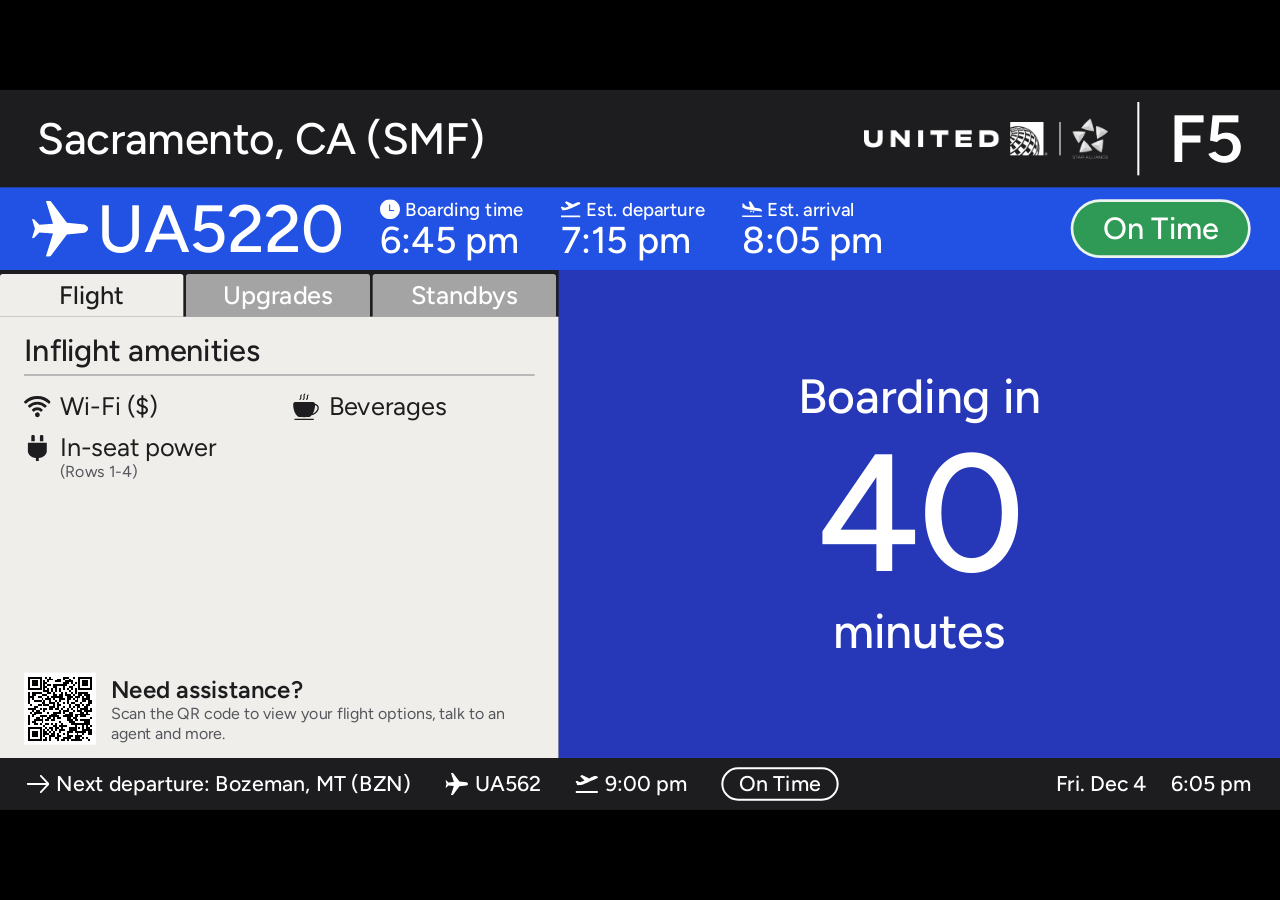
<file: index.html>
<!doctype html>
<html lang="en">
<head>
  <meta charset="utf-8">
  <meta name="viewport" content="width=device-width, initial-scale=1">
  <title>Gate Display</title>
  <link rel="preconnect" href="https://fonts.googleapis.com">
  <link rel="preconnect" href="https://fonts.gstatic.com" crossorigin>
  <link rel="stylesheet" href="https://fonts.googleapis.com/css2?family=Figtree:wght@400;500;600;700&display=swap">
  <link rel="stylesheet" href="css/display.css">
</head>
<body>
  <div id="stage">
    <header class="hdr">
      <div class="dest" id="dest"></div>
      <div class="brand" id="brand"></div>
      <div class="gate" id="gate"></div>
    </header>

    <div class="band">
      <div class="fno" id="fno"></div>
      <div class="cells" id="cells"></div>
      <div class="pill-wrap"><span class="pill" id="pill"></span></div>
    </div>

    <div class="body">
      <section class="left">
        <nav class="tabs" id="tabs">
          <span class="tab" data-tab="flight">Flight</span>
          <span class="tab" data-tab="upgrades">Upgrades</span>
          <span class="tab" data-tab="standbys">Standbys</span>
        </nav>
        <div class="panel" id="panel"></div>
      </section>
      <section class="right" id="right"></section>
    </div>

    <footer class="ftr">
      <div class="next" id="next"></div>
      <div class="dt"><span id="date"></span><span id="time"></span></div>
    </footer>
  </div>
  <div id="err" hidden></div>

  <script src="js/state.js"></script>
  <script src="js/airports.js"></script>
  <script src="js/api.js"></script>
  <script src="js/united.js"></script>
  <script src="js/feed.js"></script>
  <script src="js/icons.js"></script>
  <script src="js/display.js"></script>
</body>
</html>
</file>
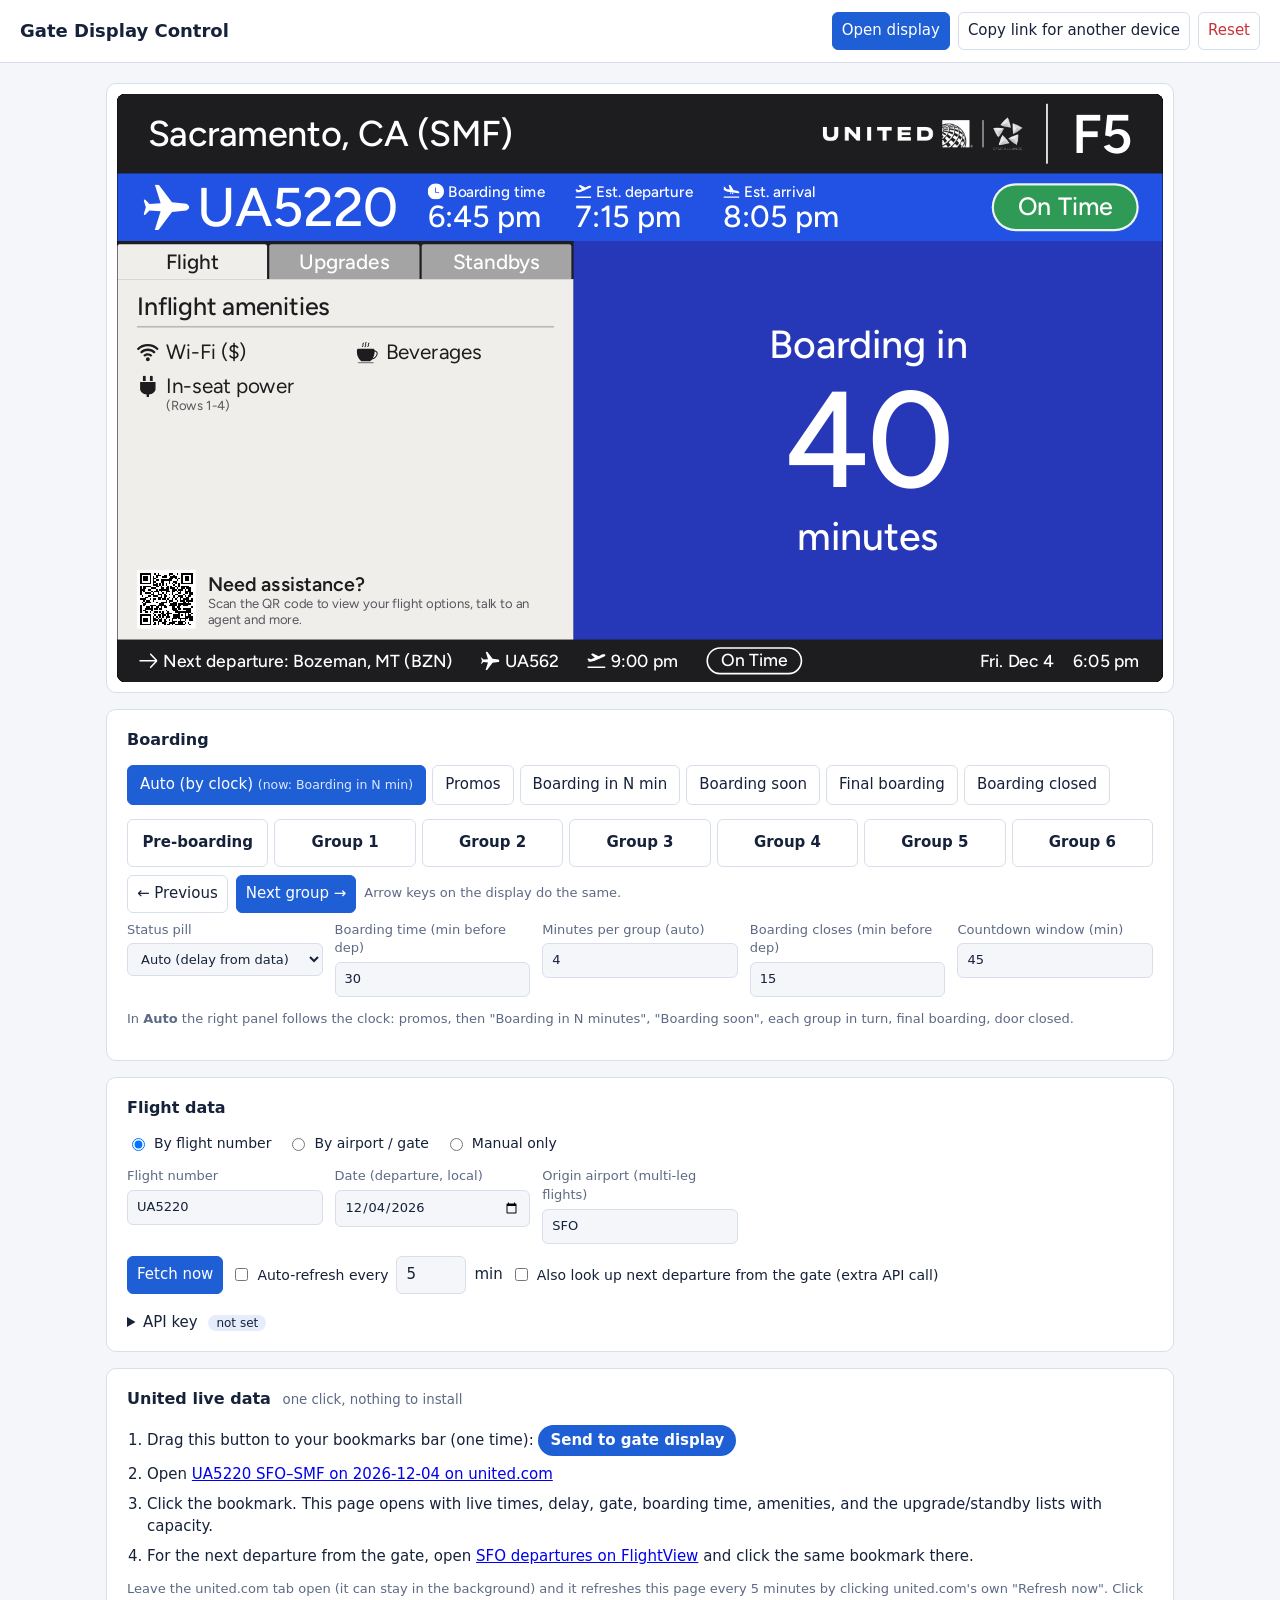
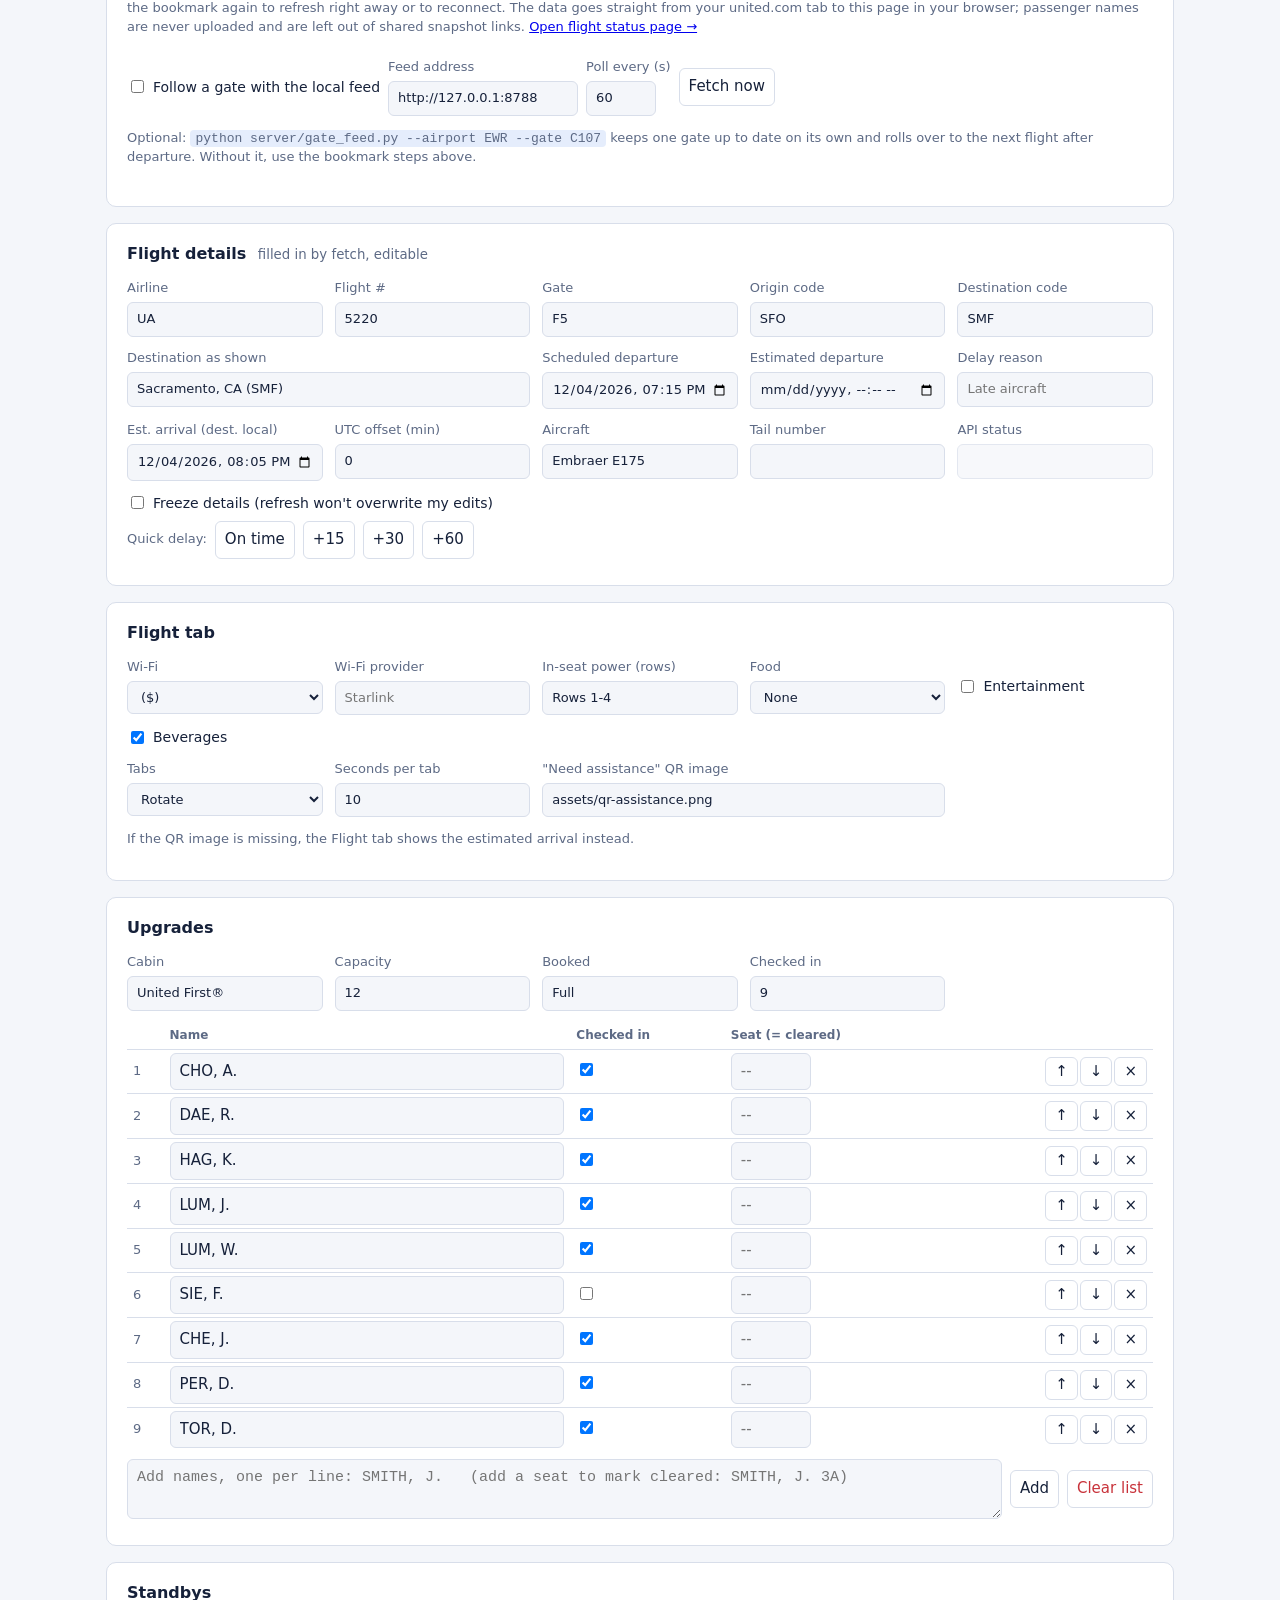
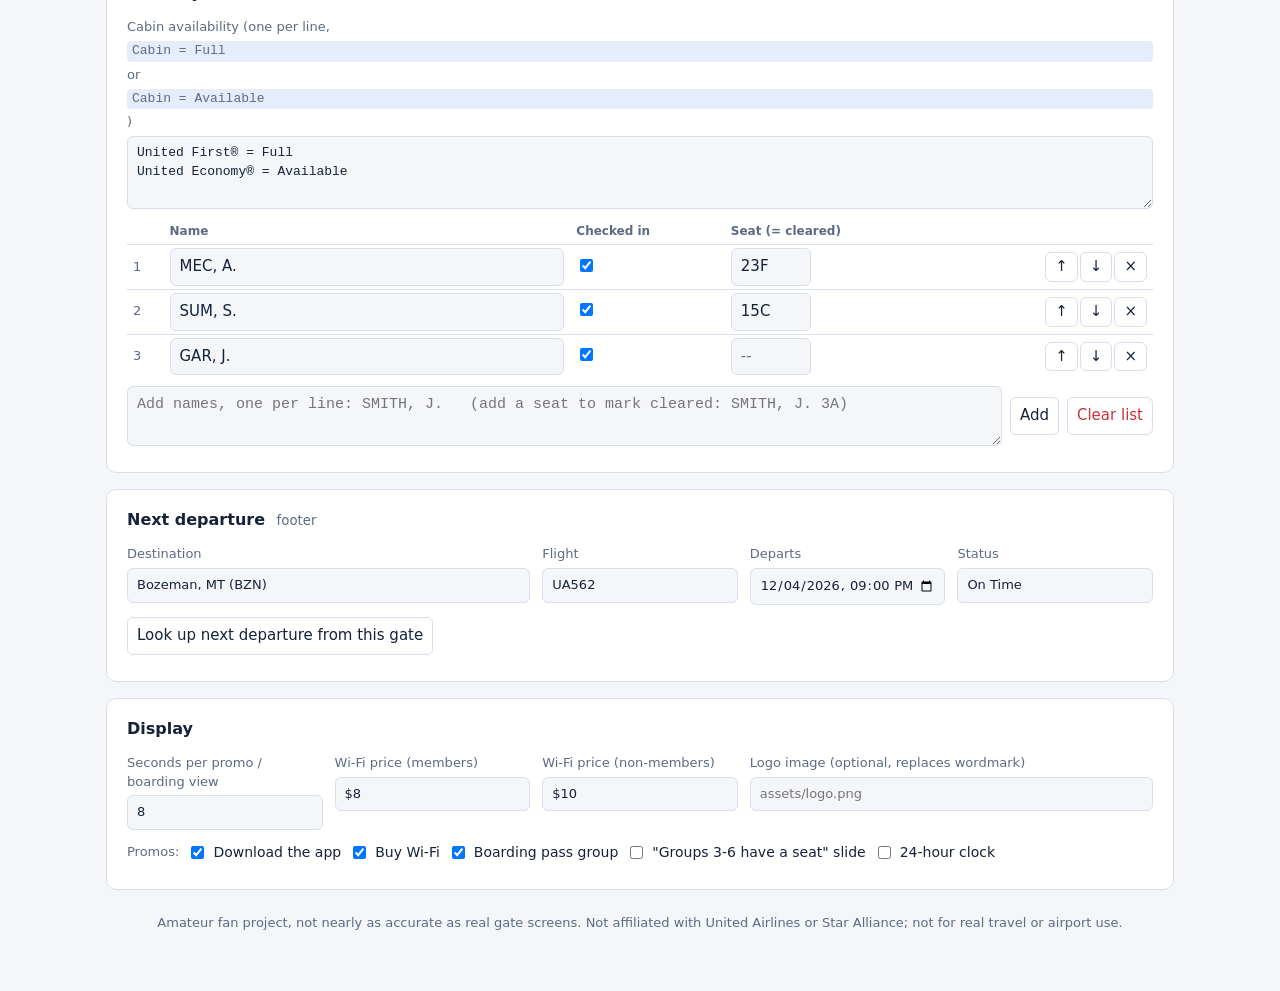
<file: control.html>
<!doctype html>
<html lang="en">
<head>
  <meta charset="utf-8">
  <meta name="viewport" content="width=device-width, initial-scale=1">
  <title>Gate Display Control</title>
  <link rel="stylesheet" href="css/control.css">
</head>
<body>
  <header class="bar">
    <h1>Gate Display Control</h1>
    <div class="bar-actions">
      <button id="openDisplay" class="primary">Open display</button>
      <button id="copyLink">Copy link for another device</button>
      <button id="reset" class="danger">Reset</button>
    </div>
  </header>

  <main>
    <section class="card preview">
      <div class="frame"><iframe id="preview" src="index.html" title="Display preview"></iframe></div>
    </section>

    <!-- ================= BOARDING (most-used, so first) ================= -->
    <section class="card">
      <h2>Boarding</h2>
      <div class="seg phases" id="phaseBtns"></div>
      <div class="groups" id="groupBtns"></div>
      <div class="row">
        <button id="prevGroup">&larr; Previous</button>
        <button id="nextGroup" class="primary">Next group &rarr;</button>
        <span class="muted">Arrow keys on the display do the same.</span>
      </div>
      <div class="grid">
        <label>Status pill
          <select data-path="boarding.pill" id="pillSel"></select>
        </label>
        <label>Boarding time (min before dep)<input type="number" min="0" data-path="boarding.leadMin"></label>
        <label>Minutes per group (auto)<input type="number" min="1" data-path="boarding.groupEveryMin"></label>
        <label>Boarding closes (min before dep)<input type="number" min="0" data-path="boarding.closeMin"></label>
        <label>Countdown window (min)<input type="number" min="0" data-path="boarding.countdownMin"></label>
      </div>
      <p class="muted">In <b>Auto</b> the right panel follows the clock: promos, then "Boarding in N minutes", "Boarding soon", each group in turn, final boarding, door closed.</p>
    </section>

    <!-- ================= DATA SOURCE ================= -->
    <section class="card">
      <h2>Flight data</h2>
      <div class="seg">
        <label><input type="radio" name="mode" value="flight" data-path="source.mode"> By flight number</label>
        <label><input type="radio" name="mode" value="airport" data-path="source.mode"> By airport / gate</label>
        <label><input type="radio" name="mode" value="manual" data-path="source.mode"> Manual only</label>
      </div>

      <div class="grid" data-show="flight">
        <label>Flight number<input data-path="source.flight" placeholder="UA1234"></label>
        <label>Date (departure, local)<input type="date" data-path="source.date"></label>
        <label>Origin airport (multi-leg flights)<input data-path="source.airport" placeholder="SFO" maxlength="3"></label>
      </div>

      <div class="grid" data-show="airport">
        <label>Airline<input data-path="source.airline" placeholder="UA" maxlength="3"></label>
        <label>Airport<input data-path="source.airport" placeholder="SFO" maxlength="3"></label>
        <label>Gate (optional)<input data-path="source.gate" placeholder="F12"></label>
        <label>Destination (optional)<input data-path="source.dest" placeholder="ORD" maxlength="3"></label>
      </div>

      <div class="row" data-show="flight airport">
        <button id="fetchBtn" class="primary">Fetch now</button>
        <label class="inline"><input type="checkbox" data-path="source.autoRefresh"> Auto-refresh every</label>
        <input type="number" min="1" max="120" class="tiny" data-path="source.refreshMin"> min
        <label class="inline"><input type="checkbox" data-path="source.lookupNext"> Also look up next departure from the gate (extra API call)</label>
      </div>
      <div class="row"><span id="fetchMsg" class="msg"></span></div>
      <div id="results" class="results" hidden></div>

      <details class="key">
        <summary>API key <span id="keyState" class="pill"></span></summary>
        <p>Live data comes from <a href="https://rapidapi.com/aedbx-aedbx/api/aerodatabox" target="_blank" rel="noopener">AeroDataBox on RapidAPI</a> (free tier available). Subscribe, then paste your RapidAPI key here.
          It is stored only in this browser and never goes into the repo.</p>
        <div class="row">
          <input id="apiKey" type="password" placeholder="X-RapidAPI-Key" autocomplete="off">
          <button id="saveKey">Save key</button>
          <button id="clearKey">Clear</button>
        </div>
      </details>
    </section>

    <!-- ================= UNITED BOOKMARKLET ================= -->
    <section class="card">
      <h2>United live data <small>one click, nothing to install</small></h2>
      <ol class="steps">
        <li>Drag this button to your bookmarks bar (one time): <a id="bookmarklet" class="bm" href="#">Send to gate display</a></li>
        <li>Open <a id="uaLink" href="https://www.united.com/en/us/flightstatus" target="_blank" rel="noopener">this flight on united.com</a>
          <span class="muted" id="uaLinkNote"></span></li>
        <li>Click the bookmark. This page opens with live times, delay, gate, boarding time, amenities, and the upgrade/standby lists with capacity.</li>
        <li>For the next departure from the gate, open <a id="fvLink" href="https://www.flightview.com/" target="_blank" rel="noopener">departures on FlightView</a>
          and click the same bookmark there.</li>
      </ol>
      <p class="muted">Leave the united.com tab open (it can stay in the background) and it refreshes this page every 5 minutes by clicking
        united.com's own "Refresh now". Click the bookmark again to refresh right away or to reconnect. The data goes straight from your united.com tab to this page in your browser; passenger names are never uploaded and are left out of shared snapshot links.
        <a href="status.html" target="_blank" rel="noopener">Open flight status page &rarr;</a></p>
      <div class="row"><span id="unitedMsg" class="msg"></span></div>
      <div class="row">
        <label class="inline"><input type="checkbox" data-path="feed.enabled"> Follow a gate with the local feed</label>
        <label>Feed address<input data-path="feed.url" placeholder="http://127.0.0.1:8788"></label>
        <label>Poll every (s)<input type="number" min="15" class="tiny" data-path="feed.sec"></label>
        <button id="feedBtn">Fetch now</button>
      </div>
      <p class="muted">Optional: <code>python server/gate_feed.py --airport EWR --gate C107</code> keeps one gate up to date on
        its own and rolls over to the next flight after departure. Without it, use the bookmark steps above.</p>
      <div class="row"><span id="feedMsg" class="msg"></span></div>
      <div id="fvPick" hidden>
        <div class="row">
          <label class="inline"><b id="fvPickTitle"></b></label>
          <input id="fvFilter" placeholder="Filter by gate, flight or destination" class="grow">
          <label class="inline"><input type="checkbox" id="fvMine" checked> This airline only</label>
        </div>
        <div class="results" id="fvList"></div>
      </div>
    </section>

    <!-- ================= FLIGHT DETAILS ================= -->
    <section class="card">
      <h2>Flight details <small>filled in by fetch, editable</small></h2>
      <div class="grid">
        <label>Airline<input data-path="flight.airline" maxlength="3"></label>
        <label>Flight #<input data-path="flight.number"></label>
        <label>Gate<input data-path="flight.gate"></label>
        <label>Origin code<input data-path="flight.originCode" maxlength="3"></label>
        <label>Destination code<input data-path="flight.destCode" maxlength="3" id="destCode"></label>
        <label class="span2">Destination as shown<input data-path="flight.destLabel" placeholder="Sacramento, CA (SMF)"></label>
        <label>Scheduled departure<input type="datetime-local" data-path="flight.sched"></label>
        <label>Estimated departure<input type="datetime-local" data-path="flight.est"></label>
        <label>Delay reason<input data-path="flight.delayReason" placeholder="Late aircraft"></label>
        <label>Est. arrival (dest. local)<input type="datetime-local" data-path="flight.arr"></label>
        <label>UTC offset (min)<input type="number" data-path="flight.utcOffsetMin"></label>
        <label>Aircraft<input data-path="flight.aircraft"></label>
        <label>Tail number<input data-path="flight.tail"></label>
        <label>API status<input data-path="flight.apiStatus" readonly></label>
      </div>
      <div class="row">
        <label class="inline"><input type="checkbox" data-path="flight.lock"> Freeze details (refresh won't overwrite my edits)</label>
        <span class="msg" id="updated"></span>
      </div>
      <div class="row">
        <span class="muted">Quick delay:</span>
        <button data-delay="0">On time</button>
        <button data-delay="15">+15</button>
        <button data-delay="30">+30</button>
        <button data-delay="60">+60</button>
      </div>
    </section>

    <!-- ================= LEFT PANEL ================= -->
    <section class="card">
      <h2>Flight tab</h2>
      <div class="grid">
        <label>Wi-Fi
          <select data-path="amenities.wifi"><option value="">None</option><option>($)</option><option>(Free)</option></select>
        </label>
        <label>Wi-Fi provider<input data-path="amenities.wifiProvider" placeholder="Starlink" list="wifiProviders"></label>
        <datalist id="wifiProviders"><option>Starlink</option><option>Panasonic</option><option>Viasat</option><option>Thales</option></datalist>
        <label>In-seat power (rows)<input data-path="amenities.power" placeholder="All rows"></label>
        <label>Food
          <select data-path="amenities.food"><option value="">None</option><option>($)</option><option>(Free)</option></select>
        </label>
        <label class="inline"><input type="checkbox" data-path="amenities.entertainment"> Entertainment</label>
        <label class="inline"><input type="checkbox" data-path="amenities.beverages"> Beverages</label>
      </div>
      <div class="grid">
        <label>Tabs
          <select data-path="display.tabMode">
            <option value="rotate">Rotate</option><option value="flight">Flight only</option>
            <option value="upgrades">Upgrades only</option><option value="standbys">Standbys only</option>
          </select>
        </label>
        <label>Seconds per tab<input type="number" min="3" data-path="display.tabSec"></label>
        <label class="span2">"Need assistance" QR image<input data-path="display.qrUrl" placeholder="assets/qr-assistance.png"></label>
      </div>
      <p class="muted">If the QR image is missing, the Flight tab shows the estimated arrival instead.</p>
    </section>

    <section class="card">
      <h2>Upgrades</h2>
      <div class="grid">
        <label>Cabin<input data-path="upgrades.cabin"></label>
        <label>Capacity<input data-path="upgrades.capacity"></label>
        <label>Booked<input data-path="upgrades.booked" placeholder="Full or a number"></label>
        <label>Checked in<input data-path="upgrades.checkedIn"></label>
      </div>
      <div class="list-editor" id="upgradeEd"></div>
    </section>

    <section class="card">
      <h2>Standbys</h2>
      <label>Cabin availability (one per line, <code>Cabin = Full</code> or <code>Cabin = Available</code>)
        <textarea data-path="standby.cabins" rows="3"></textarea>
      </label>
      <div class="list-editor" id="standbyEd"></div>
    </section>

    <section class="card">
      <h2>Next departure <small>footer</small></h2>
      <div class="grid">
        <label class="span2">Destination<input data-path="next.dest" placeholder="Bozeman, MT (BZN)"></label>
        <label>Flight<input data-path="next.flight" placeholder="UA562"></label>
        <label>Departs<input type="datetime-local" data-path="next.time"></label>
        <label>Status<input data-path="next.status" list="nextStatuses"></label>
        <datalist id="nextStatuses"><option>On Time</option><option>Delayed</option></datalist>
      </div>
      <div class="row">
        <button id="nextBtn">Look up next departure from this gate</button>
        <span id="nextMsg" class="msg"></span>
      </div>
    </section>

    <section class="card">
      <h2>Display</h2>
      <div class="grid">
        <label>Seconds per promo / boarding view<input type="number" min="3" data-path="display.panelSec"></label>
        <label>Wi-Fi price (members)<input data-path="display.wifiMember"></label>
        <label>Wi-Fi price (non-members)<input data-path="display.wifiNonMember"></label>
        <label class="span2">Logo image (optional, replaces wordmark)<input data-path="display.logoUrl" placeholder="assets/logo.png"></label>
      </div>
      <div class="row">
        <span class="muted">Promos:</span>
        <label class="inline"><input type="checkbox" data-path="display.promoApp"> Download the app</label>
        <label class="inline"><input type="checkbox" data-path="display.promoWifi"> Buy Wi-Fi</label>
        <label class="inline"><input type="checkbox" data-path="display.promoPass"> Boarding pass group</label>
        <label class="inline"><input type="checkbox" data-path="display.seatedSlide"> "Groups 3-6 have a seat" slide</label>
        <label class="inline"><input type="checkbox" data-path="display.clock24"> 24-hour clock</label>
      </div>
    </section>
    <p class="disclaimer">Amateur fan project, not nearly as accurate as real gate screens. Not affiliated with United Airlines or Star Alliance; not for real travel or airport use.</p>
  </main>

  <script src="js/state.js"></script>
  <script src="js/airports.js"></script>
  <script src="js/api.js"></script>
  <script src="js/united.js"></script>
  <script src="js/feed.js"></script>
  <script src="js/control.js"></script>
</body>
</html>
</file>
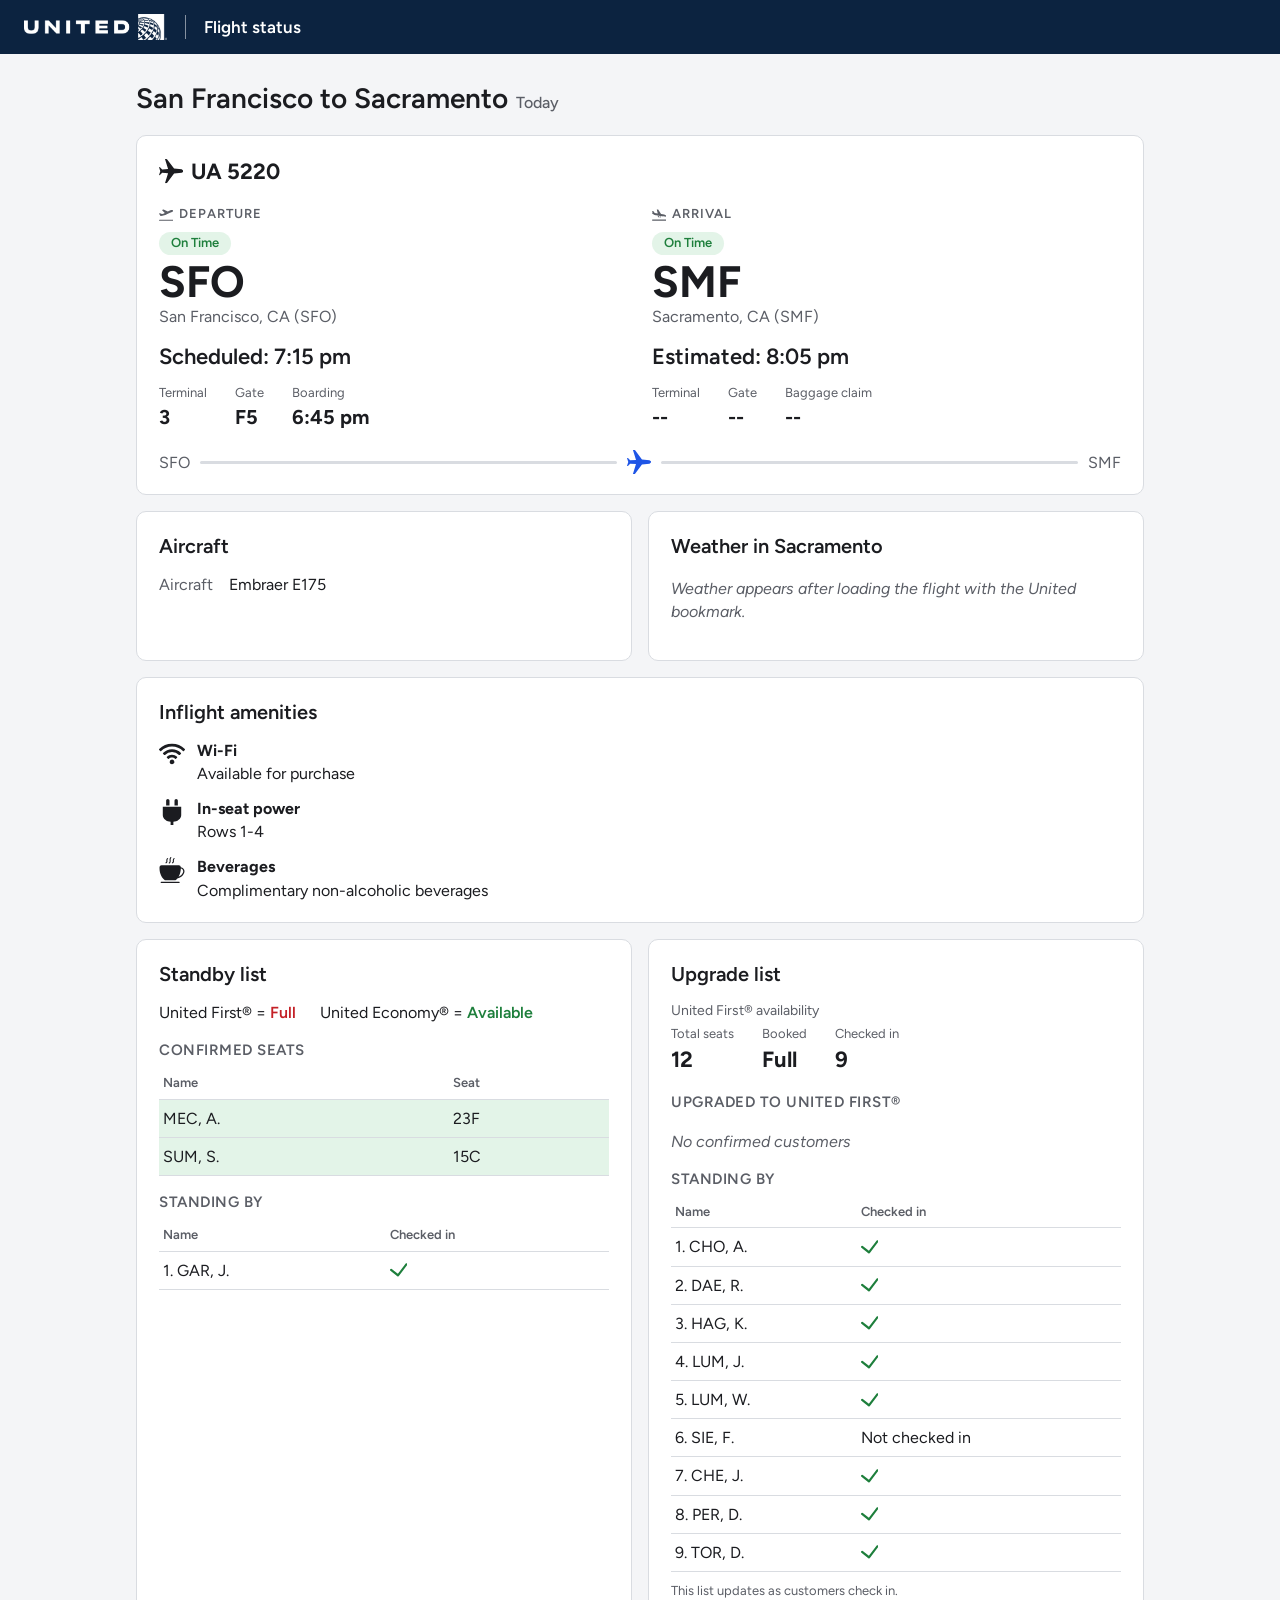
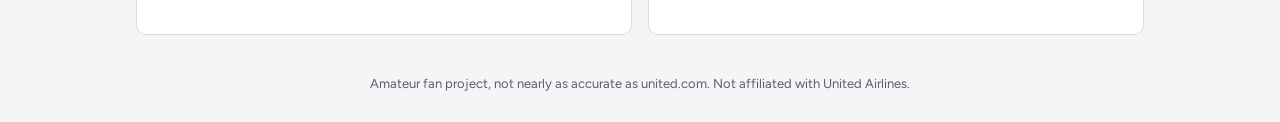
<file: status.html>
<!doctype html>
<html lang="en">
<head>
  <meta charset="utf-8">
  <meta name="viewport" content="width=device-width, initial-scale=1">
  <title>Flight Status</title>
  <link rel="preconnect" href="https://fonts.googleapis.com">
  <link rel="preconnect" href="https://fonts.gstatic.com" crossorigin>
  <link rel="stylesheet" href="https://fonts.googleapis.com/css2?family=Figtree:wght@400;500;600;700&display=swap">
  <link rel="stylesheet" href="css/status.css">
</head>
<body>
  <header class="top">
    <img src="assets/united-lockup.png" alt="United" class="logo">
    <span class="top-title">Flight status</span>
  </header>
  <main id="app"></main>
  <footer class="foot">Amateur fan project, not nearly as accurate as united.com. Not affiliated with United Airlines.</footer>

  <script src="js/state.js"></script>
  <script src="js/airports.js"></script>
  <script src="js/api.js"></script>
  <script src="js/united.js"></script>
  <script src="js/feed.js"></script>
  <script src="js/icons.js"></script>
  <script src="js/status.js"></script>
</body>
</html>
</file>
<file: css/display.css>
/* Gate display, laid out on a fixed 1920x1080 stage that is scaled to fit the screen.
   Colors and proportions are matched to reference photos of United's current gate screens. */
:root {
  --font: "Figtree", "Segoe UI", Arial, sans-serif;
  --frame: #1d1d1f;        /* header, tab row, footer */
  --band: #2152e3;         /* flight-number band */
  --royal: #2638b8;        /* right-panel blue */
  --deep: #1b1fd2;         /* current-group tile */
  --mint: #62e6a6;         /* next-group tile */
  --panel: #efeeea;        /* left panel */
  --tab-off: #a4a4a4;
  --ink: #1d1d1f;
  --ink-2: #55565c;
  --rule: #b9b9b9;
  --ontime: #2f9a55;
  --delay: #f5c56c;
  --cancel: #d63a3a;
  --cleared: #2c8a40;
  --full: #d42a2a;
  --avail: #2c8a40;
  --stripe-1: #3d86f0;
  --stripe-2: #a9d6f2;
  --seat-bg: #e9ecf2;
}

* { box-sizing: border-box; margin: 0; padding: 0; }
[hidden] { display: none !important; }

html, body {
  width: 100%; height: 100%;
  background: #000; overflow: hidden;
  font-family: var(--font); color: #fff;
}

#stage {
  position: absolute; top: 50%; left: 50%;
  width: 1920px; height: 1080px;
  background: var(--frame);
  display: grid;
  grid-template-rows: 146px 124px 1fr 78px;
  overflow: hidden;
}
.ic { width: 1em; height: 1em; vertical-align: -0.12em; flex: none; fill: currentColor; }

/* ---------- header ---------- */
.hdr { display: flex; align-items: center; padding: 0 0 0 56px; }
.dest { flex: 1; font-size: 66px; font-weight: 500; letter-spacing: -0.5px; white-space: nowrap; overflow: hidden; text-overflow: ellipsis; }
.brand { display: flex; align-items: center; gap: 18px; padding: 0 44px; }
.brand img { height: 64px; }
.brand img.ua { height: 50px; }
.brand img.sa { height: 60px; }
.brand .sep { width: 2px; height: 50px; background: #fff; opacity: .8; }
.gate {
  align-self: stretch; display: flex; align-items: center;
  padding: 0 56px 0 44px; border-left: 3px solid #fff;
  margin: 18px 0; font-size: 100px; font-weight: 600; letter-spacing: -1px;
}

/* ---------- blue band ---------- */
.band { background: var(--band); display: flex; align-items: center; padding: 0 44px 0 48px; gap: 56px; }
.fno { display: flex; align-items: center; gap: 14px; font-size: 100px; font-weight: 500; letter-spacing: -1px; white-space: nowrap; }
.fno .ic { width: 84px; height: 84px; }
.cells { flex: 1; display: flex; gap: 56px; }
.cell { display: flex; flex-direction: column; justify-content: center; }
.cell .lbl { font-size: 28px; font-weight: 500; display: flex; align-items: center; gap: 8px; white-space: nowrap; }
.cell .lbl .ic { width: 30px; height: 30px; }
.cell .val { font-size: 56px; font-weight: 500; line-height: 1.05; white-space: nowrap; }
.cell .val.struck { text-decoration: line-through; text-decoration-thickness: 4px; }
.pill {
  display: inline-block; font-size: 46px; font-weight: 500; line-height: 1;
  padding: 16px 44px 18px; border-radius: 60px; border: 4px solid rgba(255,255,255,.9);
  background: var(--ontime); color: #fff; white-space: nowrap;
}
.pill.delayed { background: var(--delay); color: var(--ink); border-color: #fff4dc; }

/* ---------- body ---------- */
.body { display: grid; grid-template-columns: 838px 1fr; min-height: 0; }
.left { display: grid; grid-template-rows: 70px 1fr; min-height: 0; }
.tabs { display: grid; grid-template-columns: repeat(3, 1fr); gap: 4px; padding: 6px 4px 0 0; }
.tab {
  display: flex; align-items: center; justify-content: center;
  background: var(--tab-off); color: #fff; font-size: 38px; font-weight: 500;
  border-radius: 4px 4px 0 0;
}
.tab.on { background: var(--panel); color: var(--ink); }
.panel { position: relative; background: var(--panel); color: var(--ink); padding: 22px 36px 20px; display: flex; flex-direction: column; min-height: 0; overflow: hidden; }
/* Tab change: a white veil fades in over the panel, the content swaps underneath, then it fades out. */
.panel::after { content: ""; position: absolute; inset: 0; background: #fff; opacity: 0; transition: opacity .35s ease; pointer-events: none; }
.panel.out::after { opacity: 1; }
.tab { transition: background-color .35s ease, color .35s ease; }

.p-title { font-size: 46px; font-weight: 500; padding-bottom: 8px; border-bottom: 3px solid var(--rule); letter-spacing: -0.3px; }
.p-title sup { font-size: .5em; }

/* flight tab */
.amen { display: grid; grid-template-columns: 1fr 1fr; gap: 0 40px; margin-top: 24px; }
.amen > div { display: flex; flex-direction: column; gap: 18px; }
.am { display: flex; align-items: flex-start; gap: 14px; font-size: 38px; line-height: 1.15; }
.am .ic { width: 40px; height: 40px; margin-top: 2px; }
.am small { display: block; font-size: 24px; color: var(--ink-2); }
.p-foot { margin-top: auto; display: flex; align-items: center; gap: 22px; }
.p-foot img { width: 108px; height: 108px; image-rendering: pixelated; }
.p-foot b { display: block; font-size: 36px; font-weight: 600; }
.p-foot span { font-size: 24px; color: var(--ink-2); }
.arrival { margin-top: auto; font-size: 42px; display: flex; align-items: center; gap: 16px; }
.arrival .ic { width: 44px; height: 44px; }
.arrival b { font-weight: 500; margin-left: 20px; }

/* upgrade / standby tabs */
.counts { display: flex; justify-content: space-between; font-size: 26px; margin: 14px 0 4px; }
.cabins { font-size: 26px; margin: 12px 0 4px; line-height: 1.35; }
.full { color: var(--full); }
.avail { color: var(--avail); }
.tbl { display: grid; grid-template-columns: 1fr 1fr; gap: 0 28px; margin-top: 10px; }
.th, .tr { display: grid; grid-template-columns: 1fr 130px 76px; align-items: center; }
.th { font-size: 20px; color: var(--ink-2); padding-bottom: 2px; }
.th span:nth-child(n+2), .tr span:nth-child(n+2) { text-align: center; }
.tr { height: 48px; font-size: 28px; border-bottom: 2px solid #c8c8c4; }
.tr .nm { display: flex; align-items: center; gap: 10px; white-space: nowrap; overflow: hidden; }
.badge { display: inline-flex; width: 34px; height: 34px; align-items: center; justify-content: center; background: var(--ink); color: #fff; font-size: 22px; font-weight: 700; flex: none; }
.tr .ic { width: 30px; height: 30px; }
.tr.cl { background: var(--cleared); color: #fff; border-bottom-color: var(--panel); padding-left: 10px; font-weight: 600; }
.legend { margin-top: auto; display: flex; justify-content: space-between; align-items: flex-end; font-size: 24px; }
.legend i { display: inline-block; width: 26px; height: 26px; background: var(--cleared); vertical-align: -4px; margin-right: 8px; }
.legend small { font-size: 20px; color: var(--ink-2); }

/* ---------- right panel ---------- */
.right { position: relative; min-height: 0; overflow: hidden; background: var(--royal); }
.rp { position: absolute; inset: 0; display: flex; flex-direction: column; }
.rp .strip { height: 70px; flex: none; display: flex; align-items: center; justify-content: center; background: var(--frame); font-size: 38px; font-weight: 600; }
.rp .strip.bottom { height: 64px; font-size: 32px; font-weight: 500; }
.center { flex: 1; display: flex; flex-direction: column; align-items: center; justify-content: center; text-align: center; }

.countdown .l1, .countdown .l3 { font-size: 72px; font-weight: 500; }
.countdown .l2 { font-size: 250px; font-weight: 500; line-height: 1; margin: 6px 0 10px; letter-spacing: -4px; }

.soon, .closed { background: var(--frame); }
.rp.preboard { background: #2a2a2d; }
.preboard ul { list-style: none; margin: 0; padding: 40px 64px; display: grid; gap: 34px; }
.preboard li { display: flex; align-items: center; gap: 30px; font-size: 50px; font-weight: 500; line-height: 1.1; }
.pb-ic { flex: none; width: 84px; height: 84px; border-radius: 6px; display: flex; align-items: center; justify-content: center; color: #1d1d1f; }
.pb-ic .ic { width: 58px; height: 58px; }
.pb-yellow { background: #f3d467; }
.pb-green { background: #9fd36a; }
.pb-purple { background: #cdbdf0; }
.pb-gs { background: #fff; border: 4px solid #1d1d1f; outline: 3px solid #fff; font-size: 36px; font-weight: 700; letter-spacing: 1px; }
.big { font-size: 96px; font-weight: 600; letter-spacing: -1px; }
.sub { font-size: 44px; font-weight: 500; margin-top: 14px; max-width: 900px; }

.tiles { flex: 1; display: grid; grid-template-columns: 1fr 1fr; }
.tiles.one { grid-template-columns: 1fr; }
.tile { display: flex; flex-direction: column; align-items: center; justify-content: center; background: var(--deep); }
.tile.green { background: var(--mint); color: var(--ink); }
.tile .t-lbl { font-size: 32px; font-weight: 600; letter-spacing: 4px; }
.tile .t-num { font-size: 220px; font-weight: 500; line-height: 1; margin: 4px 0; }
.tile .t-word { font-size: 62px; font-weight: 600; margin: 10px 0; }
.tile .t-sub { font-size: 32px; font-weight: 600; letter-spacing: 4px; min-height: 40px; }

.seatview { background: var(--seat-bg); color: var(--ink); }
.seatview .bar { height: 56px; background: var(--band); flex: none; }
.seatview .big { color: #3b3c44; }
.seatview .sub { color: var(--band); margin-top: 4px; font-weight: 600; }
.seated { width: 680px; margin-top: 30px; }

.final .inner { flex: 1; display: flex; }
.final .center { align-items: flex-start; text-align: left; padding-left: 64px; }
.final .big { font-size: 110px; }
.final .stripes { display: flex; }
.final .stripes i { display: block; width: 110px; background: var(--stripe-1); }
.final .stripes i + i { width: 46px; background: var(--stripe-2); }

.promo .center { align-items: flex-start; text-align: left; padding: 0 64px; }
.promo h2 { font-size: 84px; font-weight: 600; line-height: 1.05; letter-spacing: -1px; }
.promo ul { list-style: none; margin-top: 26px; font-size: 40px; line-height: 1.45; }
.promo li::before { content: "\2022  "; }
.promo .qr { position: absolute; top: 44px; right: 56px; width: 200px; height: 200px; background: #fff; padding: 12px; image-rendering: pixelated; }
.prices { display: flex; gap: 22px; margin-top: 34px; }
.price { background: #fff; color: var(--band); border-radius: 18px; padding: 16px 34px; text-align: center; }
.price b { display: block; font-size: 96px; font-weight: 700; line-height: 1; }
.price span { font-size: 24px; font-weight: 600; color: var(--ink-2); }
.pass { margin-top: 34px; background: #f7f7f4; color: var(--ink); border-radius: 14px; width: 620px; padding: 22px 30px; display: grid; grid-template-columns: 1fr auto auto; gap: 24px; align-items: center; font-size: 36px; }
.pass .route { font-weight: 600; }
.pass .circ { border: 5px solid #d9262b; border-radius: 50%; padding: 12px 18px; text-align: center; line-height: 1.05; }
.pass .circ small { display: block; font-size: 18px; color: var(--ink-2); }
.pass .circ b { font-size: 42px; }

/* ---------- footer ---------- */
.ftr { display: flex; align-items: center; justify-content: space-between; padding: 0 44px 0 40px; font-size: 32px; font-weight: 500; }
.next { display: flex; align-items: center; gap: 52px; white-space: nowrap; }
.next > span { display: flex; align-items: center; gap: 10px; }
.next .ic { width: 34px; height: 34px; }
.next .op { border: 3px solid #fff; border-radius: 40px; padding: 2px 24px 4px; }
.dt { display: flex; gap: 36px; }

#err {
  position: fixed; bottom: 8px; right: 8px; max-width: 40vw;
  background: rgba(160, 20, 30, .9); color: #fff; font: 13px/1.4 system-ui, sans-serif;
  padding: 6px 10px; border-radius: 4px;
}
</file>
<file: css/control.css>
:root {
  --bg: #f4f6fa;
  --card: #fff;
  --text: #16213a;
  --muted: #5d6a85;
  --line: #d8deea;
  --blue: #1f5fd6;
  --blue-soft: #e5edfc;
  --red: #c8323a;
}
@media (prefers-color-scheme: dark) {
  :root {
    --bg: #0e1422; --card: #172035; --text: #e7ecf6; --muted: #93a1bd;
    --line: #2b3754; --blue: #5f9bff; --blue-soft: #1d2d52; --red: #ff6b73;
  }
}

* { box-sizing: border-box; }
[hidden] { display: none !important; }
body { margin: 0; background: var(--bg); color: var(--text); font: 15px/1.45 system-ui, "Segoe UI", sans-serif; }

.bar {
  position: sticky; top: 0; z-index: 5;
  display: flex; flex-wrap: wrap; gap: 12px; align-items: center; justify-content: space-between;
  padding: 12px 20px; background: var(--card); border-bottom: 1px solid var(--line);
}
.bar h1 { font-size: 18px; margin: 0; }
.bar-actions { display: flex; gap: 8px; flex-wrap: wrap; }

main { max-width: 1100px; margin: 0 auto; padding: 20px 16px 60px; display: grid; gap: 16px; }
.card { background: var(--card); border: 1px solid var(--line); border-radius: 10px; padding: 18px 20px; }
.card h2 { font-size: 16px; margin: 0 0 14px; }
.card h2 small { font-weight: 400; color: var(--muted); margin-left: 6px; }

.grid { display: grid; grid-template-columns: repeat(auto-fill, minmax(190px, 1fr)); gap: 12px; margin-bottom: 12px; }
.grid.two { grid-template-columns: 1fr 1fr; }
.span2 { grid-column: span 2; }
label { display: flex; flex-direction: column; gap: 4px; font-size: 13px; color: var(--muted); }
label.inline { flex-direction: row; align-items: center; gap: 6px; color: var(--text); font-size: 14px; }

input, select, textarea, button {
  font: inherit; color: var(--text); background: var(--bg);
  border: 1px solid var(--line); border-radius: 6px; padding: 7px 9px;
}
textarea { width: 100%; font-family: ui-monospace, Consolas, monospace; resize: vertical; }
input[type=checkbox], input[type=radio] { padding: 0; }
input[readonly] { opacity: .7; }
input.tiny { width: 70px; }
button { cursor: pointer; background: var(--card); }
button:hover { border-color: var(--blue); }
button.primary { background: var(--blue); border-color: var(--blue); color: #fff; }
button.danger { color: var(--red); }

.row { display: flex; flex-wrap: wrap; align-items: center; gap: 8px; margin: 8px 0; }
.seg { display: flex; flex-wrap: wrap; gap: 16px; margin-bottom: 14px; }
.seg label { flex-direction: row; align-items: center; gap: 6px; color: var(--text); font-size: 14px; }
.msg { font-size: 13px; color: var(--muted); }
.msg.err { color: var(--red); }
.muted { color: var(--muted); font-size: 13px; }
.pill { font-size: 12px; padding: 1px 8px; border-radius: 10px; background: var(--blue-soft); margin-left: 6px; }
code { background: var(--blue-soft); padding: 1px 5px; border-radius: 4px; }
.key p { color: var(--muted); font-size: 13px; }
.key summary { cursor: pointer; margin-top: 10px; }
.key input { flex: 1; min-width: 200px; }

.results { border: 1px solid var(--line); border-radius: 8px; max-height: 320px; overflow: auto; margin-top: 8px; }
.results table { width: 100%; border-collapse: collapse; font-size: 14px; }
.results th, .results td { text-align: left; padding: 6px 10px; border-bottom: 1px solid var(--line); }
.results th { position: sticky; top: 0; background: var(--card); color: var(--muted); font-weight: 600; }

.groups { display: grid; grid-template-columns: repeat(7, 1fr); gap: 6px; margin: 8px 0; }
.groups button { padding: 12px 4px; font-weight: 600; }
.groups button.done { opacity: .5; }
.groups button.current { background: var(--blue); border-color: var(--blue); color: #fff; }

.lists { display: grid; grid-template-columns: 1fr 1fr; gap: 20px; }
.lists .grid { margin: 8px 0; }

.frame { position: relative; width: 100%; aspect-ratio: 16 / 9; border-radius: 8px; overflow: hidden; background: #000; }
.frame iframe { position: absolute; inset: 0; width: 100%; height: 100%; border: 0; }

@media (max-width: 700px) {
  .lists { grid-template-columns: 1fr; }
  .span2 { grid-column: auto; }
  .groups { grid-template-columns: repeat(4, 1fr); }
}

.phases { gap: 6px; }
.phases button { padding: 8px 12px; }
.phases button.current { background: var(--blue); border-color: var(--blue); color: #fff; }
.phases small { opacity: .85; }

.list-editor table { width: 100%; border-collapse: collapse; margin-top: 10px; }
.list-editor th { text-align: left; font-size: 12px; font-weight: 600; color: var(--muted); padding: 4px 6px; }
.list-editor td { padding: 3px 6px; border-top: 1px solid var(--line); }
.list-editor td input:not([type]) { width: 100%; }
.list-editor td input.tiny { width: 80px; }
.list-editor .act { white-space: nowrap; text-align: right; }
.list-editor .act button { padding: 3px 9px; margin-left: 2px; }
.list-editor .row textarea { flex: 1; min-width: 240px; }
.preview { padding: 10px; }
.disclaimer { color: var(--muted); font-size: 13px; text-align: center; margin: 8px 0 0; }
.steps { margin: 0 0 10px; padding-left: 20px; display: grid; gap: 8px; }
.bm { display: inline-block; background: var(--blue); color: #fff; font-weight: 600; text-decoration: none; padding: 5px 12px; border-radius: 16px; cursor: grab; }
.grow { flex: 1; min-width: 200px; }
.results tr.past td { opacity: .45; }
</file>
<file: css/status.css>
/* Flight status page, loosely modelled on united.com's flight-status details. */
:root {
  --bg: #f4f5f7;
  --card: #ffffff;
  --ink: #1b1c20;
  --ink-2: #5b5e66;
  --line: #d9dce1;
  --navy: #0c2340;
  --blue: #1f55e6;
  --green: #1e7f3c;
  --green-bg: #e3f4e8;
  --amber: #8a5a00;
  --amber-bg: #fff3d6;
  --red: #c42127;
  --red-bg: #fde7e8;
}
@media (prefers-color-scheme: dark) {
  :root:not([data-theme="light"]) {
    --bg: #0f1218; --card: #181c24; --ink: #eceef2; --ink-2: #a3a9b5; --line: #2c323d;
    --navy: #0a1a33; --blue: #6c9bff; --green: #6fd394; --green-bg: #173323;
    --amber: #f3c56b; --amber-bg: #3a2e12; --red: #ff7b80; --red-bg: #3a1c1e;
  }
}

* { box-sizing: border-box; }
[hidden] { display: none !important; }
body { margin: 0; background: var(--bg); color: var(--ink); font: 16px/1.45 "Figtree", "Segoe UI", Arial, sans-serif; }
.ic { width: 1.1em; height: 1.1em; fill: currentColor; vertical-align: -0.2em; flex: none; }

.top { background: var(--navy); color: #fff; display: flex; align-items: center; gap: 18px; padding: 14px 24px; }
.top .logo { height: 26px; }
.top-title { font-weight: 600; font-size: 17px; border-left: 1px solid rgba(255,255,255,.5); padding-left: 18px; }

main { max-width: 1040px; margin: 0 auto; padding: 24px 16px 40px; display: grid; gap: 16px; }
h1 { font-size: 28px; font-weight: 600; margin: 0; }
h1 small { font-size: 16px; font-weight: 500; color: var(--ink-2); margin-left: 8px; }
h2 { font-size: 20px; font-weight: 600; margin: 0 0 12px; }
h3 { font-size: 15px; font-weight: 600; margin: 16px 0 6px; color: var(--ink-2); text-transform: uppercase; letter-spacing: .5px; }

.card { background: var(--card); border: 1px solid var(--line); border-radius: 10px; padding: 20px 22px; }
.banner { border-radius: 10px; padding: 14px 18px; display: flex; gap: 12px; align-items: flex-start; }
.banner .ic { width: 26px; height: 26px; margin-top: 2px; }
.banner b { display: block; }
.banner.delay { background: var(--amber-bg); color: var(--amber); }
.banner.cancel { background: var(--red-bg); color: var(--red); }

.fl-head { display: flex; flex-wrap: wrap; justify-content: space-between; gap: 8px; align-items: baseline; }
.fl-no { font-size: 22px; font-weight: 700; display: flex; align-items: center; gap: 8px; }
.muted { color: var(--ink-2); font-size: 14px; }

.legs { display: grid; grid-template-columns: 1fr 1fr; gap: 24px; margin-top: 18px; }
.leg .lbl { font-size: 13px; font-weight: 600; letter-spacing: 1px; color: var(--ink-2); display: flex; align-items: center; gap: 6px; }
.chip { display: inline-block; font-size: 13px; font-weight: 600; border-radius: 20px; padding: 2px 12px; margin: 8px 0 4px; background: var(--green-bg); color: var(--green); }
.chip.delayed { background: var(--amber-bg); color: var(--amber); }
.chip.cancelled { background: var(--red-bg); color: var(--red); }
.chip.departed { background: var(--line); color: var(--ink); }
.code { font-size: 44px; font-weight: 700; line-height: 1.05; }
.city { color: var(--ink-2); }
.times { margin: 12px 0; }
.times .big { font-size: 22px; font-weight: 600; }
.times .late { color: var(--amber); }
.times s { color: var(--ink-2); }
.facts { display: flex; gap: 28px; margin-top: 8px; }
.facts div span { display: block; font-size: 13px; color: var(--ink-2); }
.facts div b { font-size: 20px; }

.track { display: flex; align-items: center; gap: 10px; margin-top: 18px; color: var(--ink-2); }
.track i { flex: 1; height: 3px; background: var(--line); border-radius: 2px; position: relative; }
.track i b { position: absolute; inset: 0 auto 0 0; background: var(--blue); border-radius: 2px; }
.track .ic { color: var(--blue); width: 24px; height: 24px; }

.grid2 { display: grid; grid-template-columns: 1fr 1fr; gap: 16px; }
dl { margin: 0; display: grid; grid-template-columns: auto 1fr; gap: 6px 16px; }
dt { color: var(--ink-2); }
dd { margin: 0; }
.inbound { margin-top: 14px; padding: 12px 14px; border: 1px solid var(--line); border-radius: 8px; }

.amen { list-style: none; padding: 0; margin: 0; display: grid; gap: 12px; }
.amen li { display: flex; gap: 12px; }
.amen .ic { width: 26px; height: 26px; margin-top: 2px; }
.amen b { display: block; }

.avail { display: flex; flex-wrap: wrap; gap: 8px 24px; margin-bottom: 8px; }
.avail .full { color: var(--red); font-weight: 600; }
.avail .open { color: var(--green); font-weight: 600; }
.stats { display: flex; gap: 28px; margin: 4px 0 8px; }
.stats div span { display: block; font-size: 13px; color: var(--ink-2); }
.stats div b { font-size: 22px; }
table { width: 100%; border-collapse: collapse; }
th { text-align: left; font-size: 13px; color: var(--ink-2); font-weight: 600; padding: 6px 4px; border-bottom: 1px solid var(--line); }
td { padding: 7px 4px; border-bottom: 1px solid var(--line); }
td.ok { color: var(--green); }
tr.cleared td { background: var(--green-bg); }
.empty { color: var(--ink-2); font-style: italic; }
.note { font-size: 13px; color: var(--ink-2); margin-top: 10px; }

.wx { display: flex; align-items: center; gap: 16px; }
.wx .ic { width: 44px; height: 44px; color: var(--blue); }
.wx b { font-size: 28px; }

.foot { text-align: center; color: var(--ink-2); font-size: 13px; padding: 0 16px 28px; }

@media (max-width: 720px) {
  .legs, .grid2 { grid-template-columns: 1fr; }
  .code { font-size: 36px; }
  .top { padding: 12px 16px; }
}
</file>
